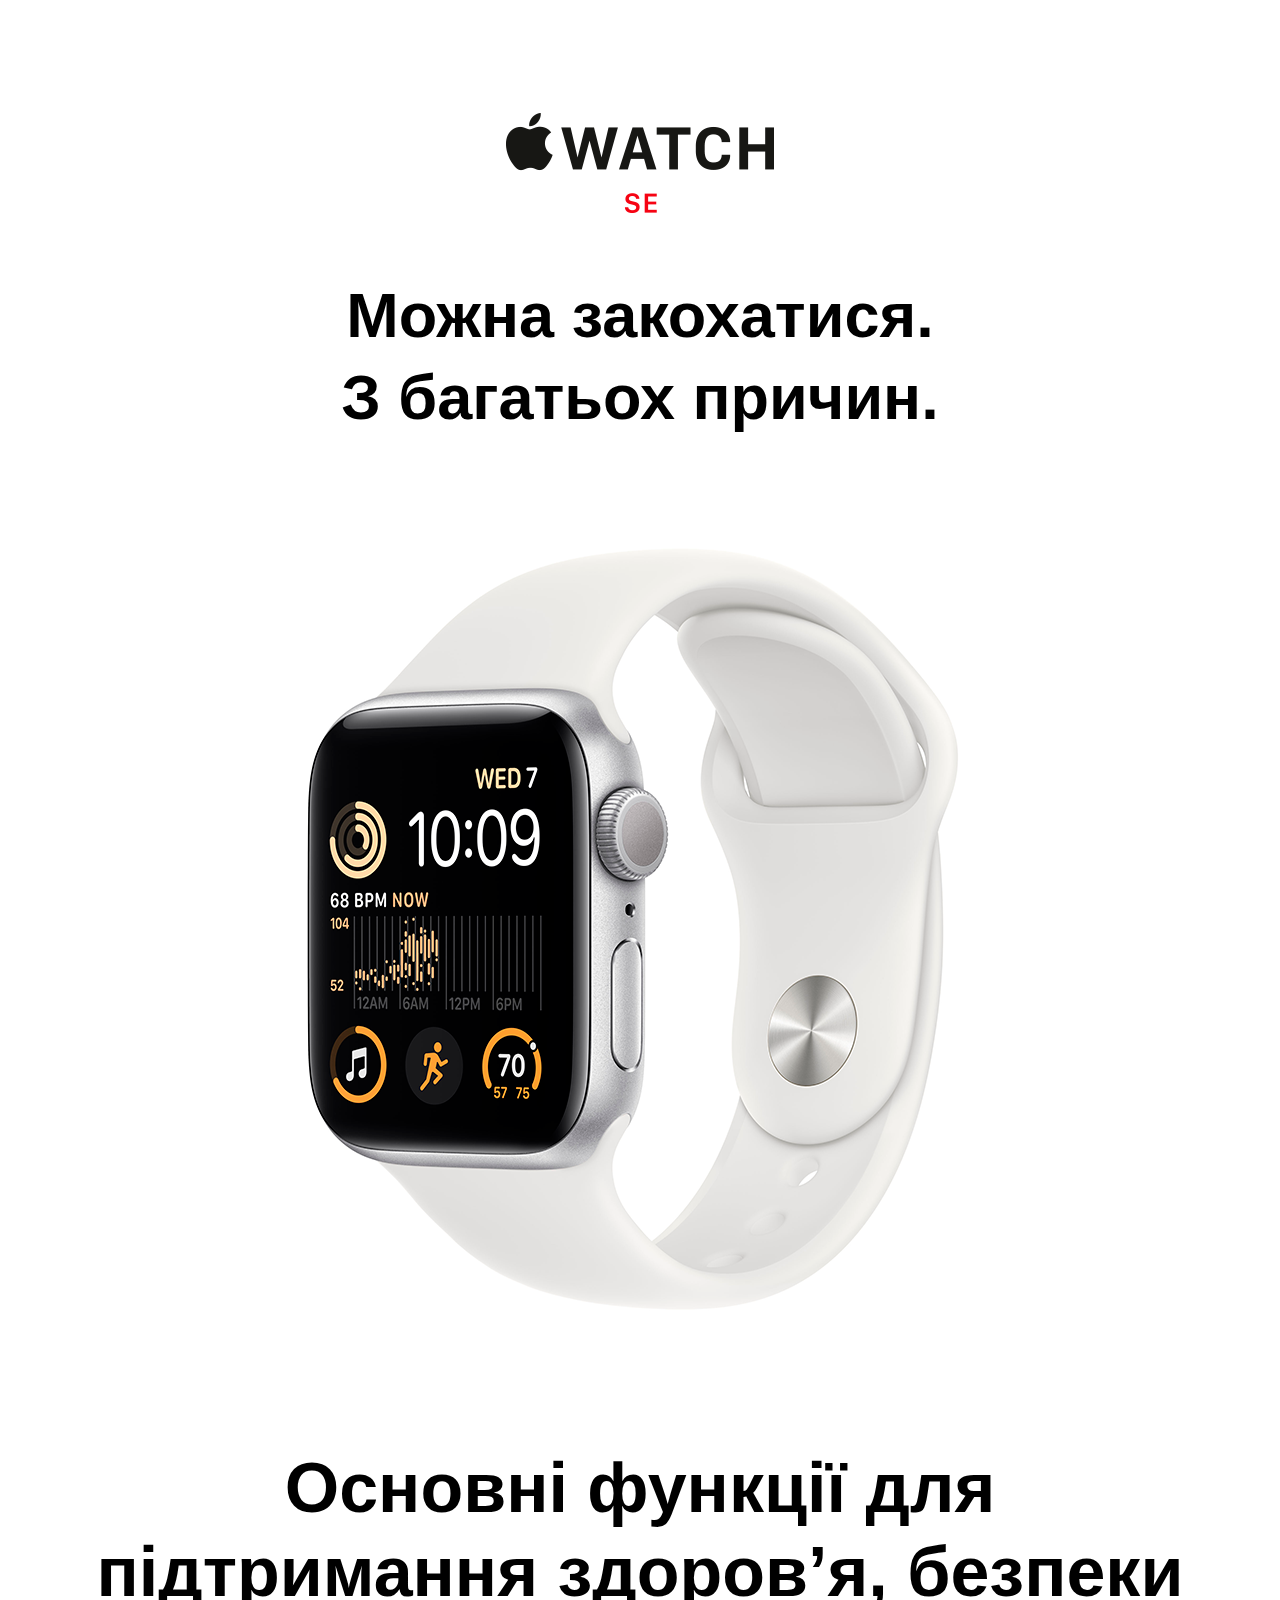
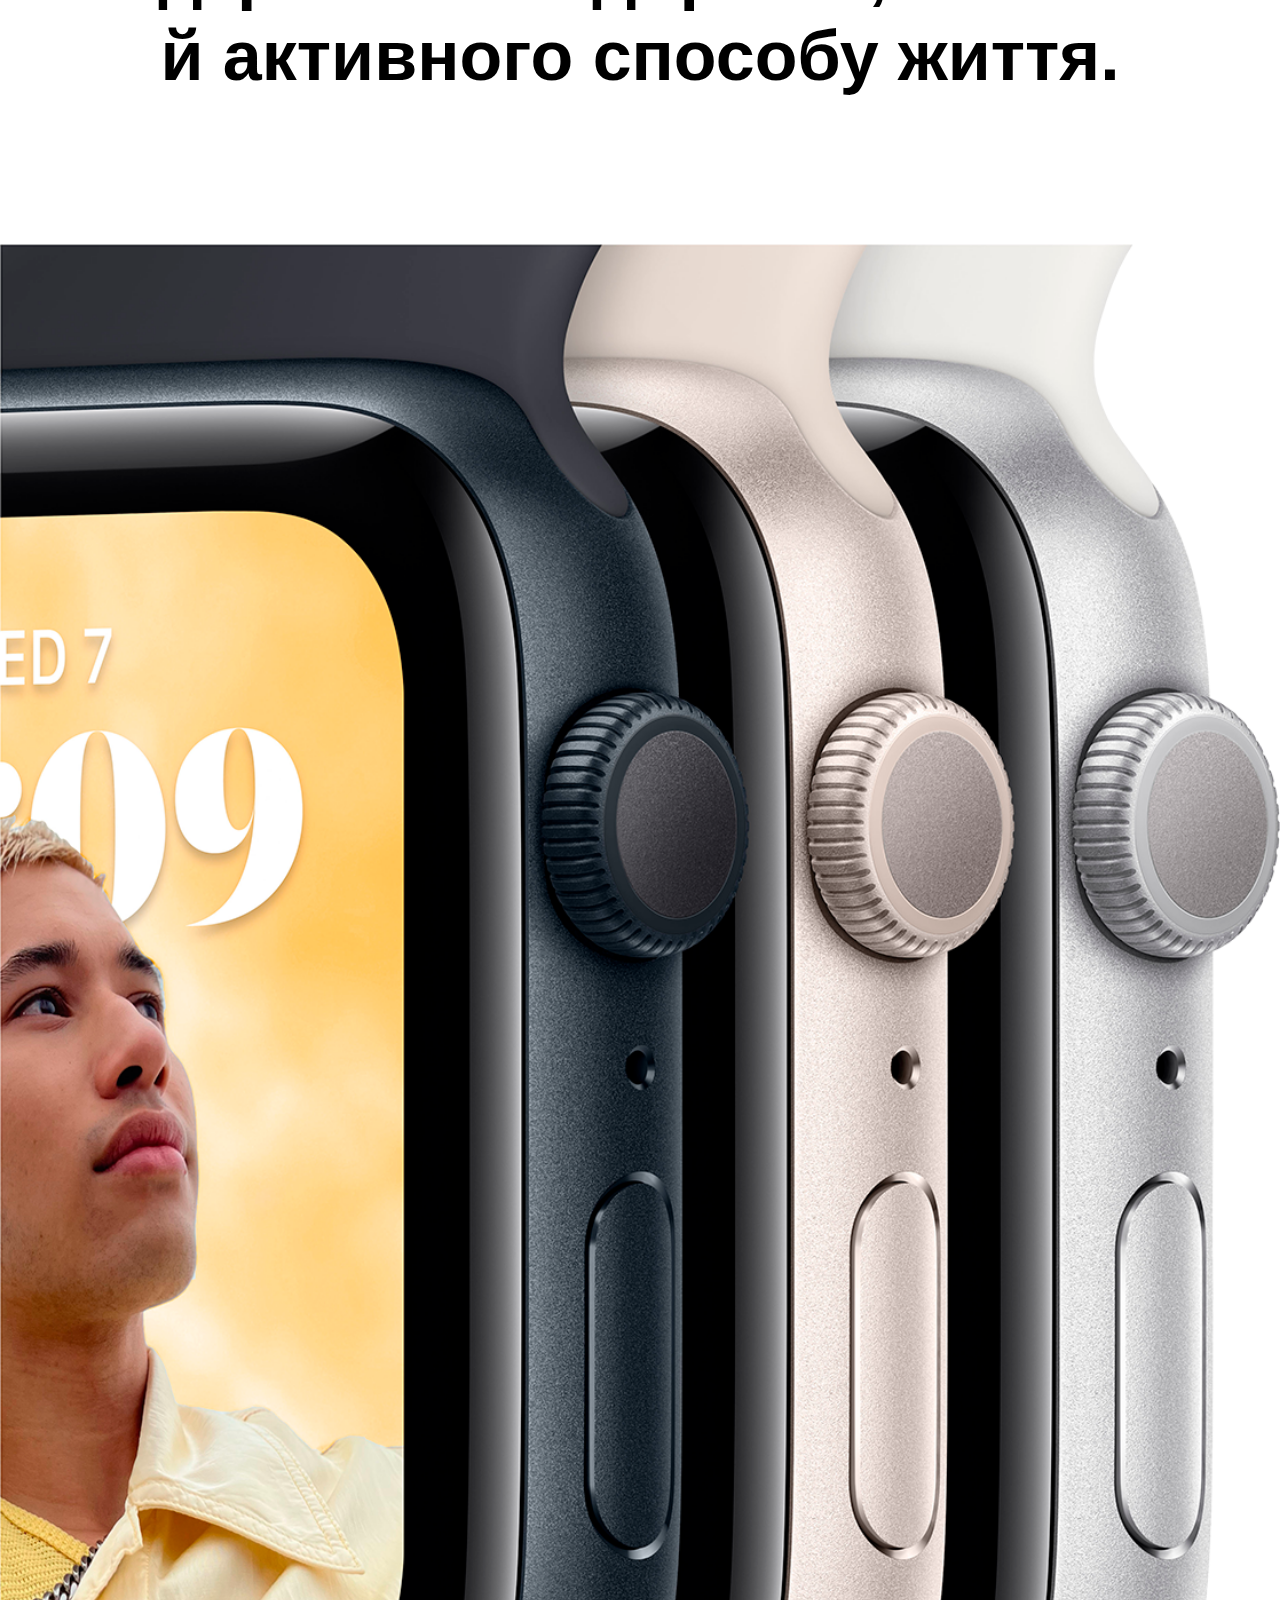
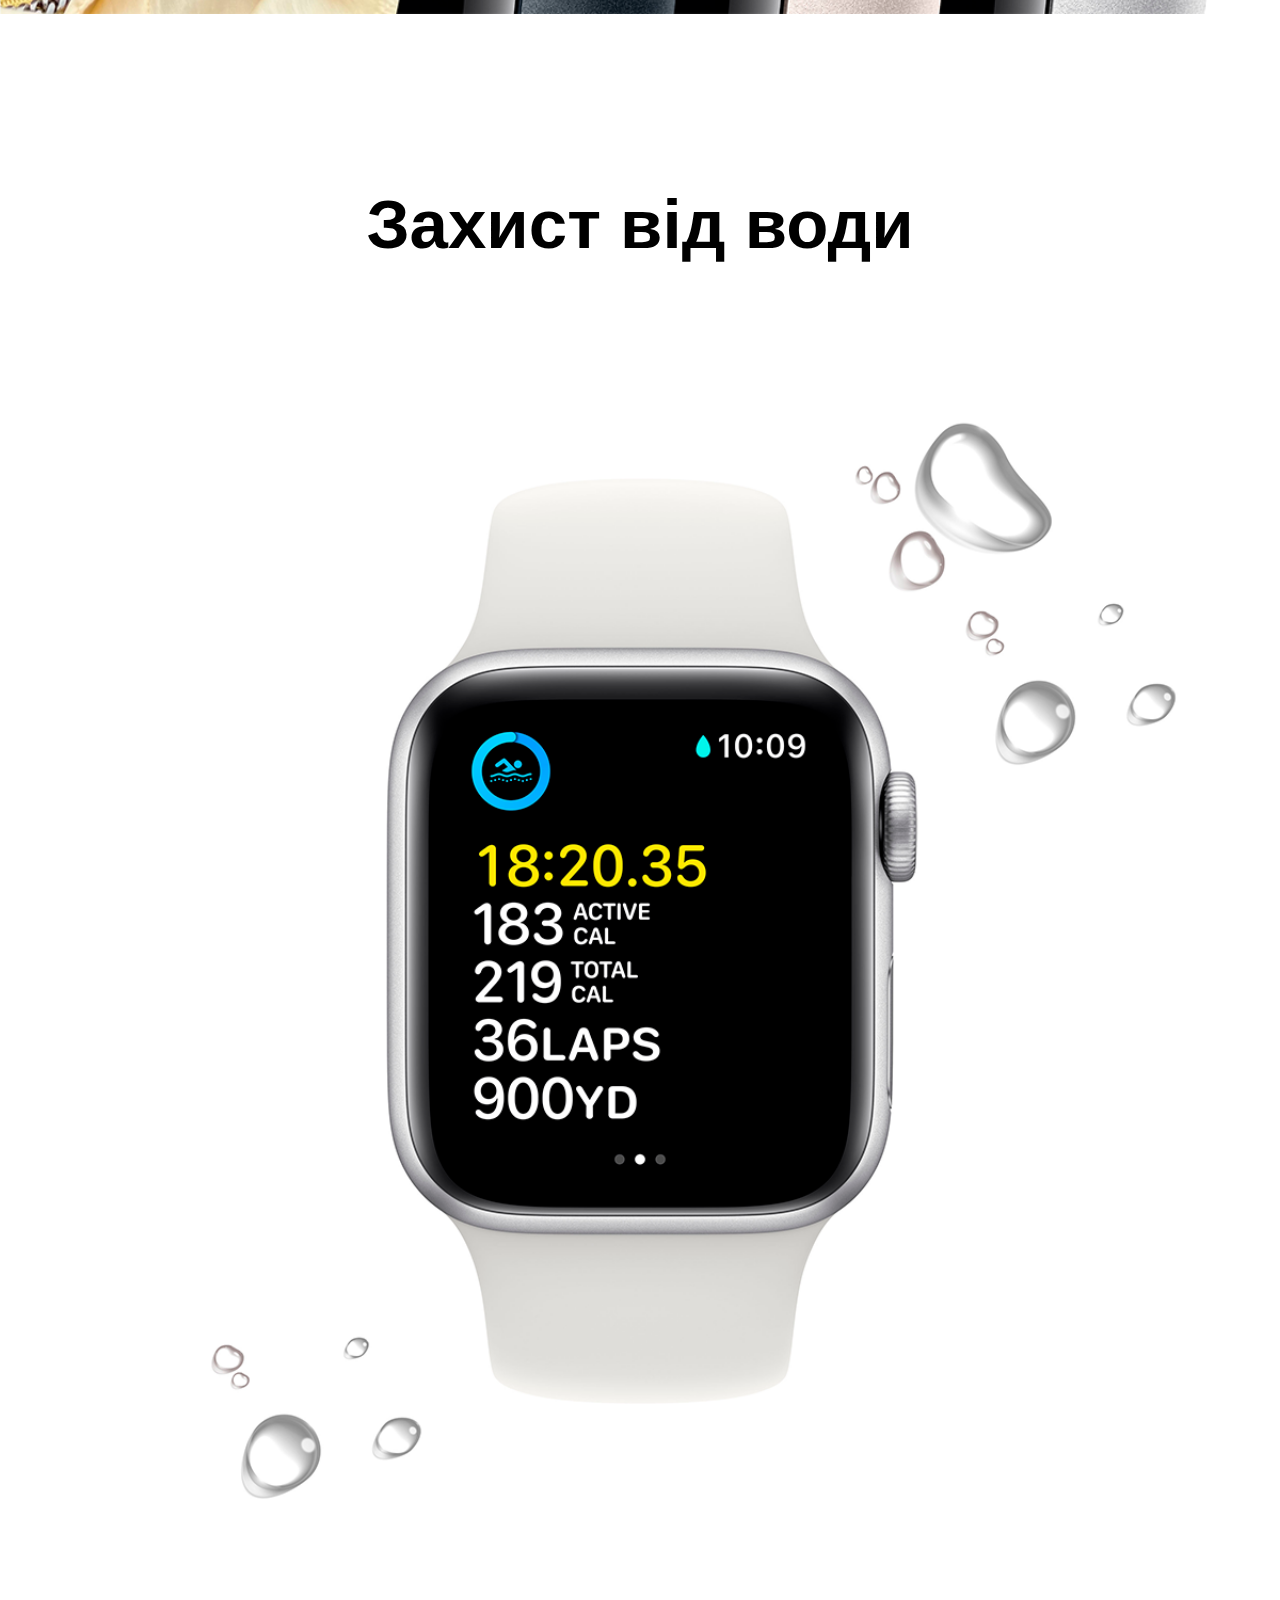
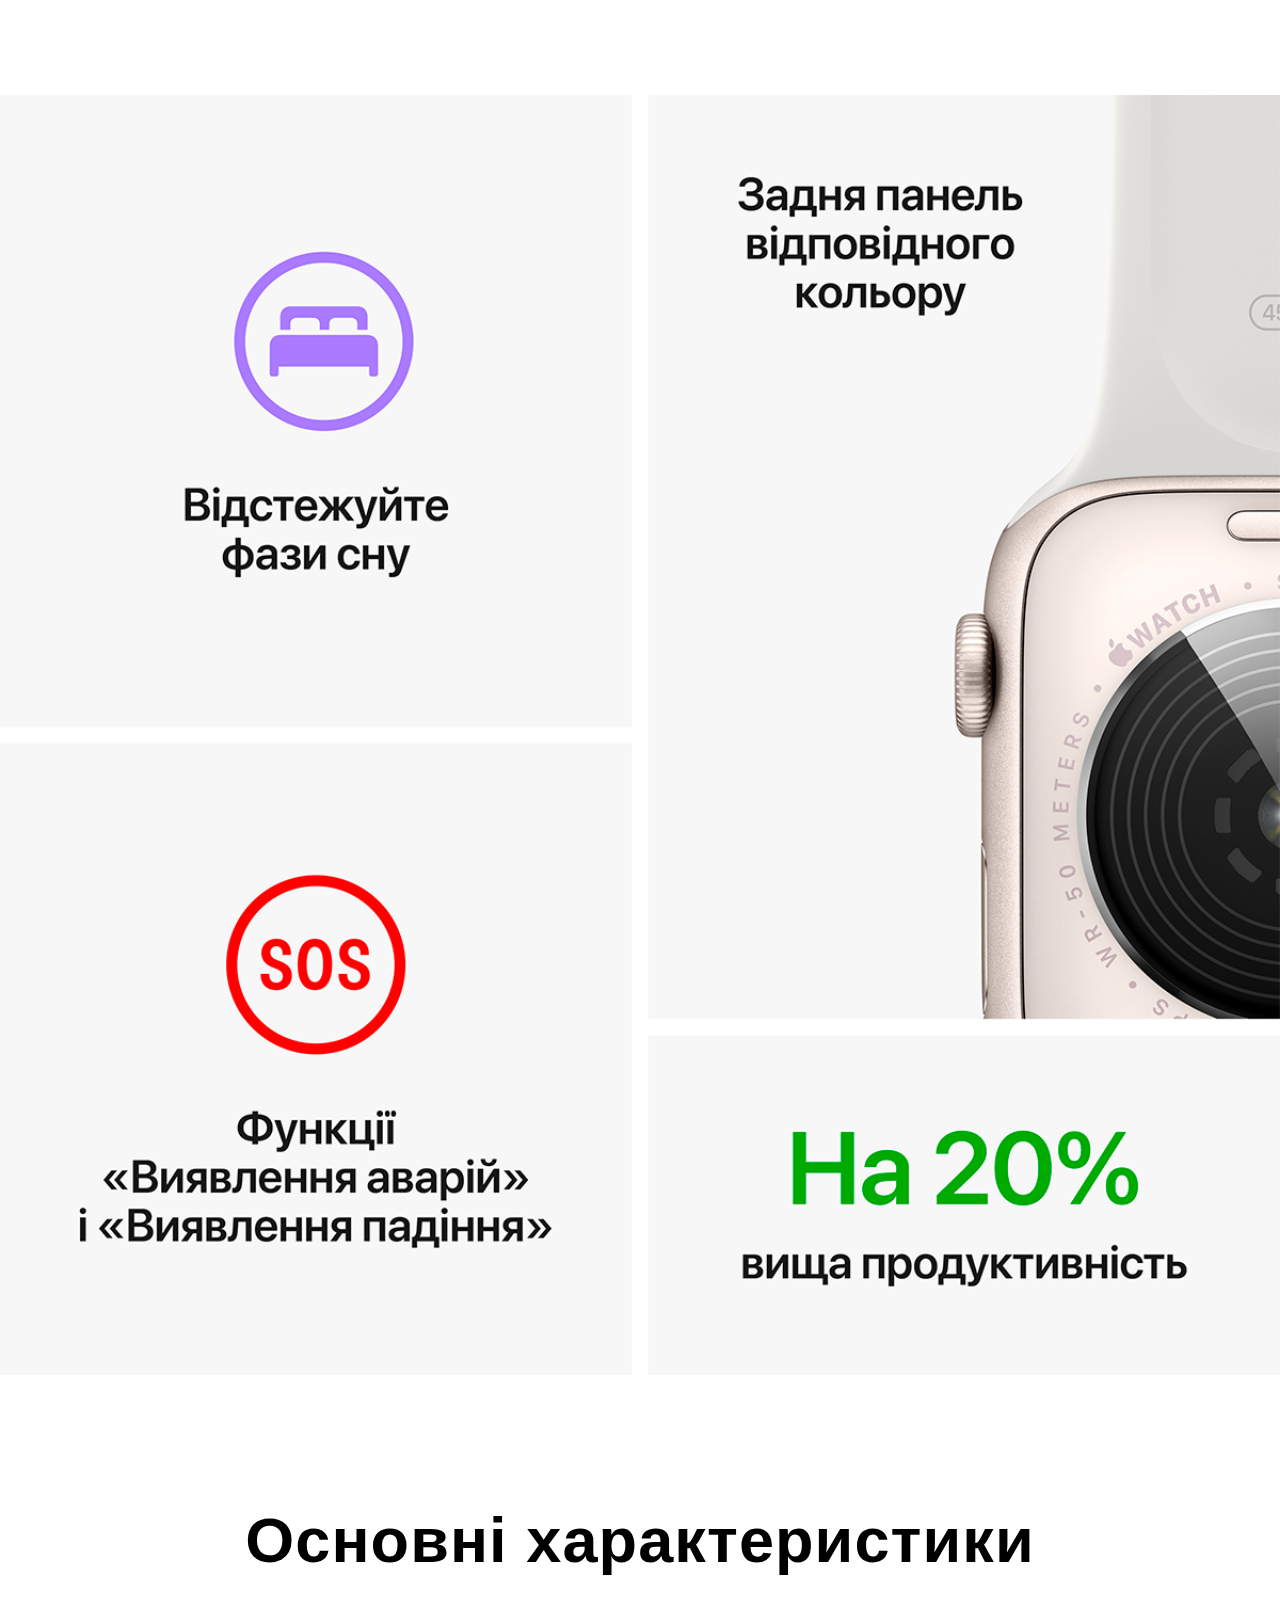
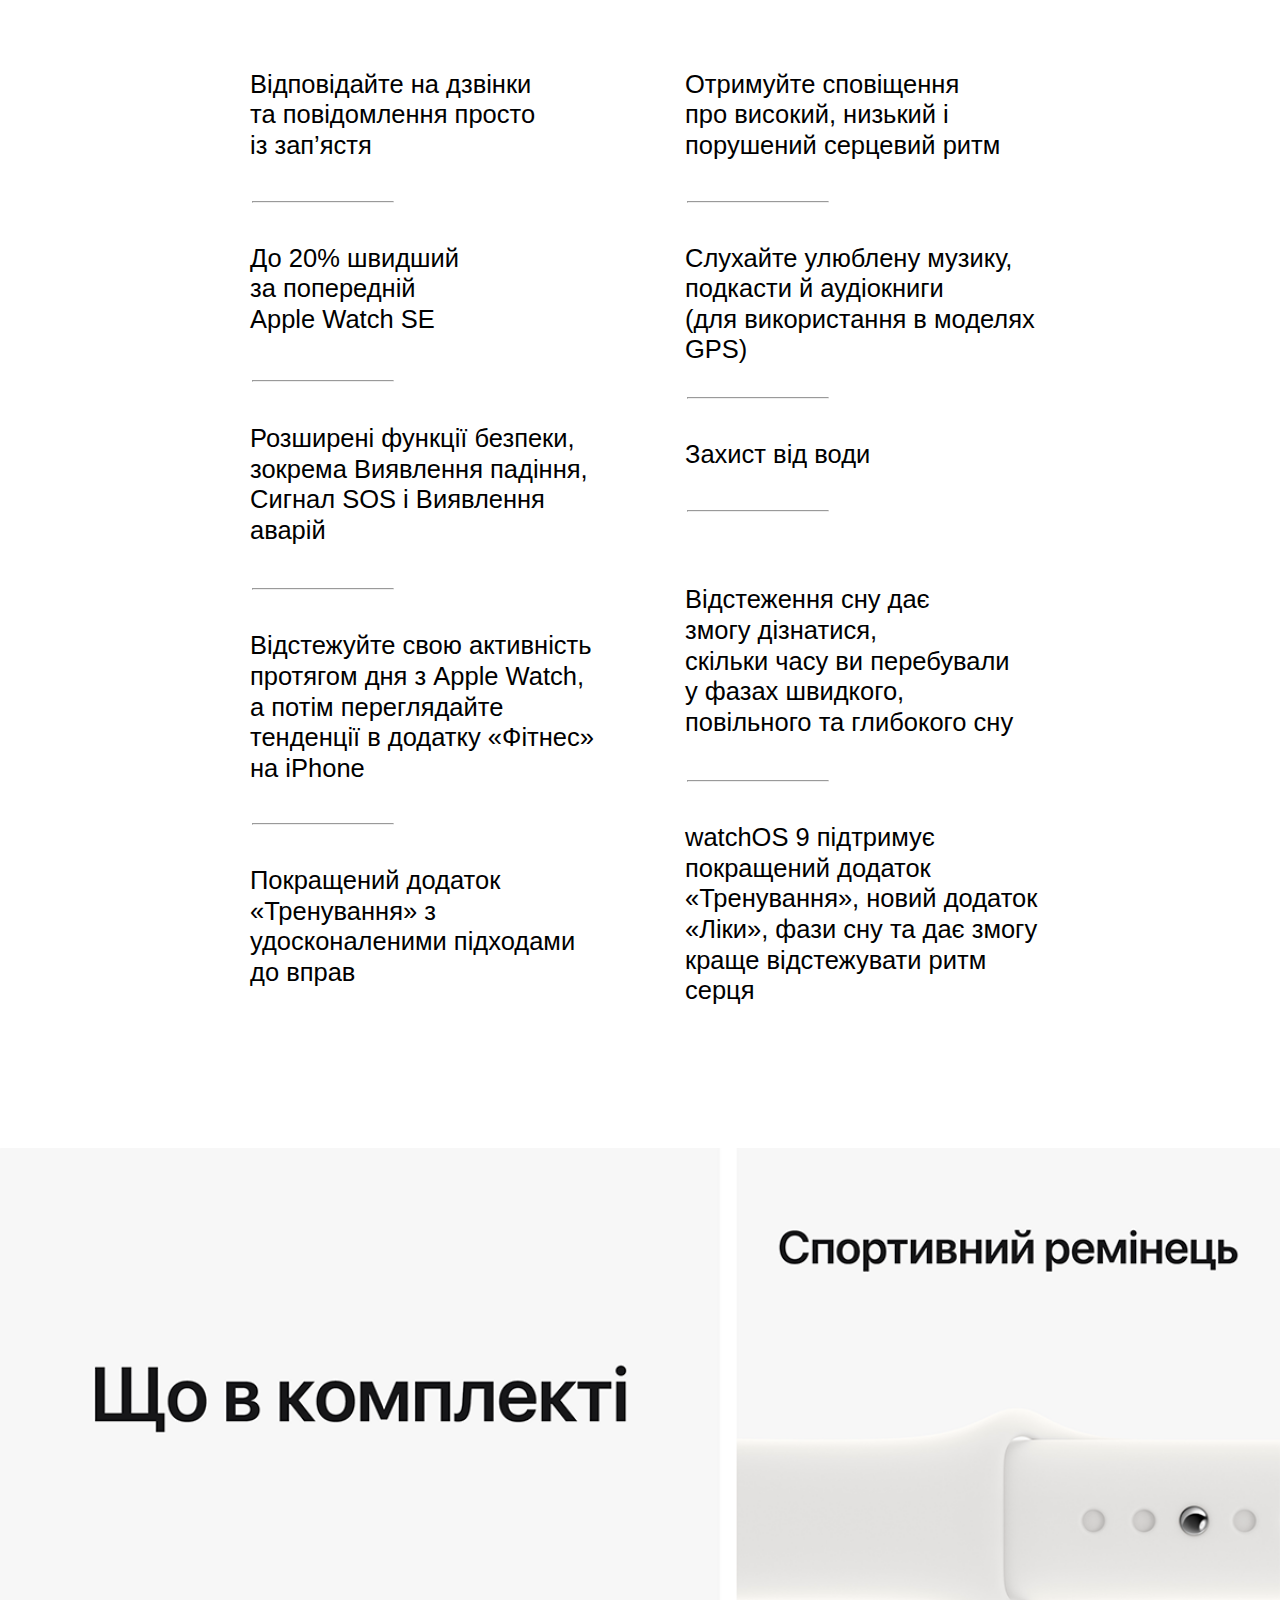
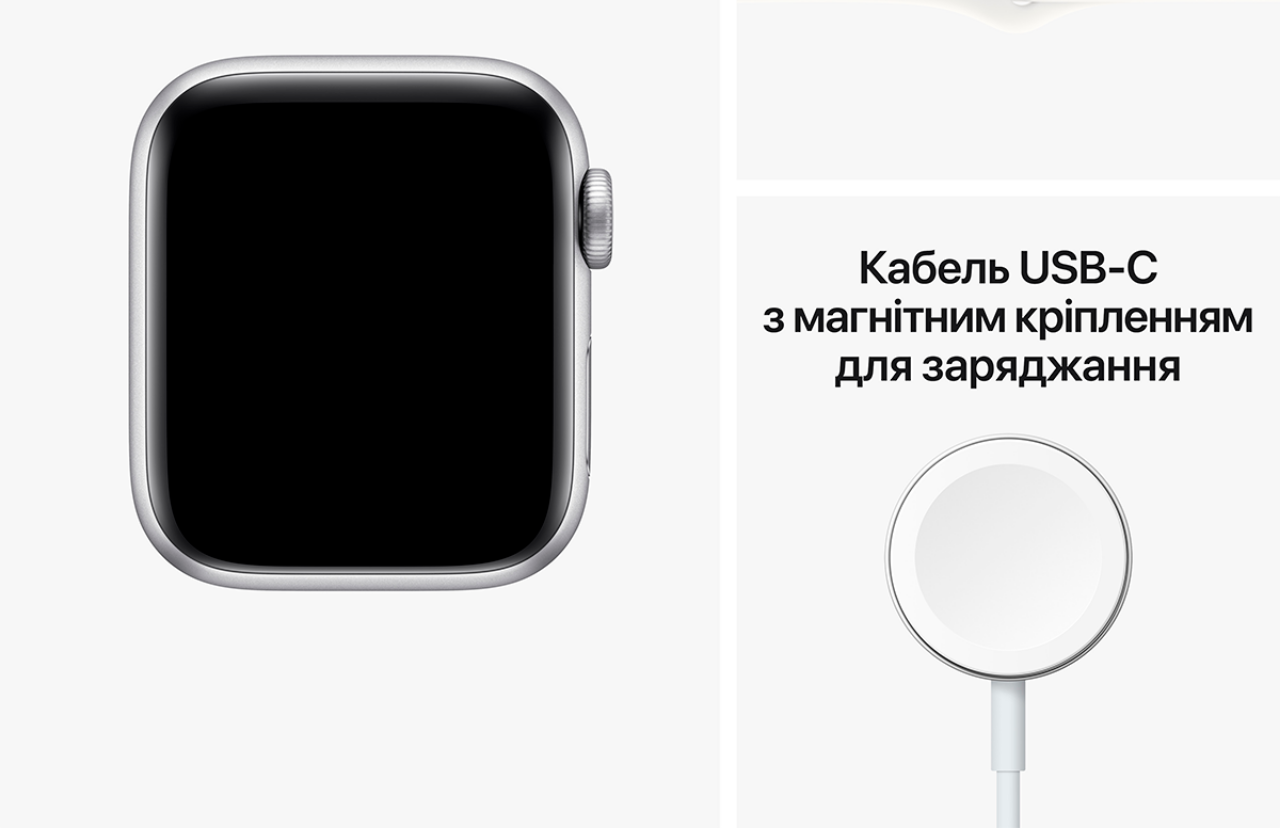
<file: index.html>
<html lang="en">
    <head>
        <meta charset="UTF-8">
        <meta http-equiv="X-UA-Compatible" content="IE=edge">
        <meta name="viewport" content="width=device-width, initial-scale=1.0">
        <link href="https://fonts.cdnfonts.com/css/sf-pro-display" rel="stylesheet">
        <link rel="stylesheet" href="style.css">
        <title>watch</title>
    </head>
    <body>
        <section class="top">

        </section>
        <section class="center">

        </section>
        <section class="bottom">

        </section>
        <script type="module" src="app.js"></script>
    </body>
</html>
</file>
<file: style.css>
@import url("https://fonts.cdnfonts.com/css/sf-pro-display");
* {
  padding: 0;
  margin: 0;
  box-sizing: content-box;
  font-family: "SF Pro Display", sans-serif;
  font-weight: 600;
  font-size: 63px;
  line-height: 1.3;
}

section {
  max-width: 100%;
  text-align: center;
  font-size: 10px;
}

.container {
  margin-top: 100px;
}

.top .container {
  padding-top: 13px;
}
.top h2 {
  padding-top: 62px;
}
.top .clock {
  background: url("./img/clock.png") no-repeat center;
  background-size: contain;
  margin: 0 auto;
  width: auto;
  height: 1054px;
  margin-top: -37px;
}
@media screen and (max-width: 1054px) {
  .top .clock {
    height: 700px;
  }
}
.top p {
  font-size: 70px;
  line-height: 1.2;
  letter-spacing: normal;
  margin-top: -10px;
}
.top .clocks {
  margin-top: 146px;
  margin-left: -81px;
}
@media screen and (max-width: 1400px) {
  .top .clocks {
    width: 100%;
    margin-left: 0;
  }
}
@media screen and (max-width: 780px) {
  .top .clock {
    height: 300px;
  }
  .top .clocks {
    margin-top: 30px;
  }
  .top h2 {
    font-size: 0.5rem;
    margin-bottom: 30px;
  }
  .top p {
    font-size: 0.4rem;
  }
  .top .logo {
    width: 80%;
  }
}

.center {
  margin-top: 166px;
}
.center .content {
  margin-bottom: 114px;
}
.center h2 {
  font-size: 69px;
  padding-bottom: 31px;
}
@media screen and (max-width: 1400px) {
  .center img {
    width: 100%;
  }
}
@media screen and (max-width: 780px) {
  .center h2 {
    font-size: 0.5rem;
    margin-bottom: 30px;
  }
  .center p {
    font-size: 0.4rem;
  }
}

.bottom {
  padding-top: 25px;
}
.bottom h2 {
  letter-spacing: 1.1;
  padding: 0 20px;
}
.bottom ul {
  display: flex;
  flex-wrap: wrap;
  width: 780px;
  margin: 0 auto;
  list-style: none;
  justify-content: space-between;
  align-items: flex-start;
  margin-top: 87px;
}
.bottom li {
  width: 355px;
  font-size: 25.5px;
  line-height: 1.2;
  font-weight: 400;
  text-align: left;
  margin-right: -10px;
  align-self: start;
}
@media screen and (max-width: 820px) {
  .bottom li {
    padding: 0 10px;
  }
}
.bottom hr {
  width: 140px;
  margin: 40px 2px;
}
.bottom .img-block {
  margin-top: 142px;
}
@media screen and (max-width: 1400px) {
  .bottom .img-block {
    width: 100%;
  }
}
@media screen and (max-width: 780px) {
  .bottom h2 {
    font-size: 0.5rem;
  }
  .bottom ul {
    flex-direction: column;
    align-content: center;
    width: 100%;
    margin-top: 30px;
  }
  .bottom li {
    font-size: 0.3rem;
    padding: 0;
    border-bottom: 1px solid grey;
    padding-top: 30px;
    padding-bottom: 10px;
    width: 300px;
  }
  .bottom .img-block {
    margin-top: 50px;
  }
}/*# sourceMappingURL=style.css.map */
</file>
